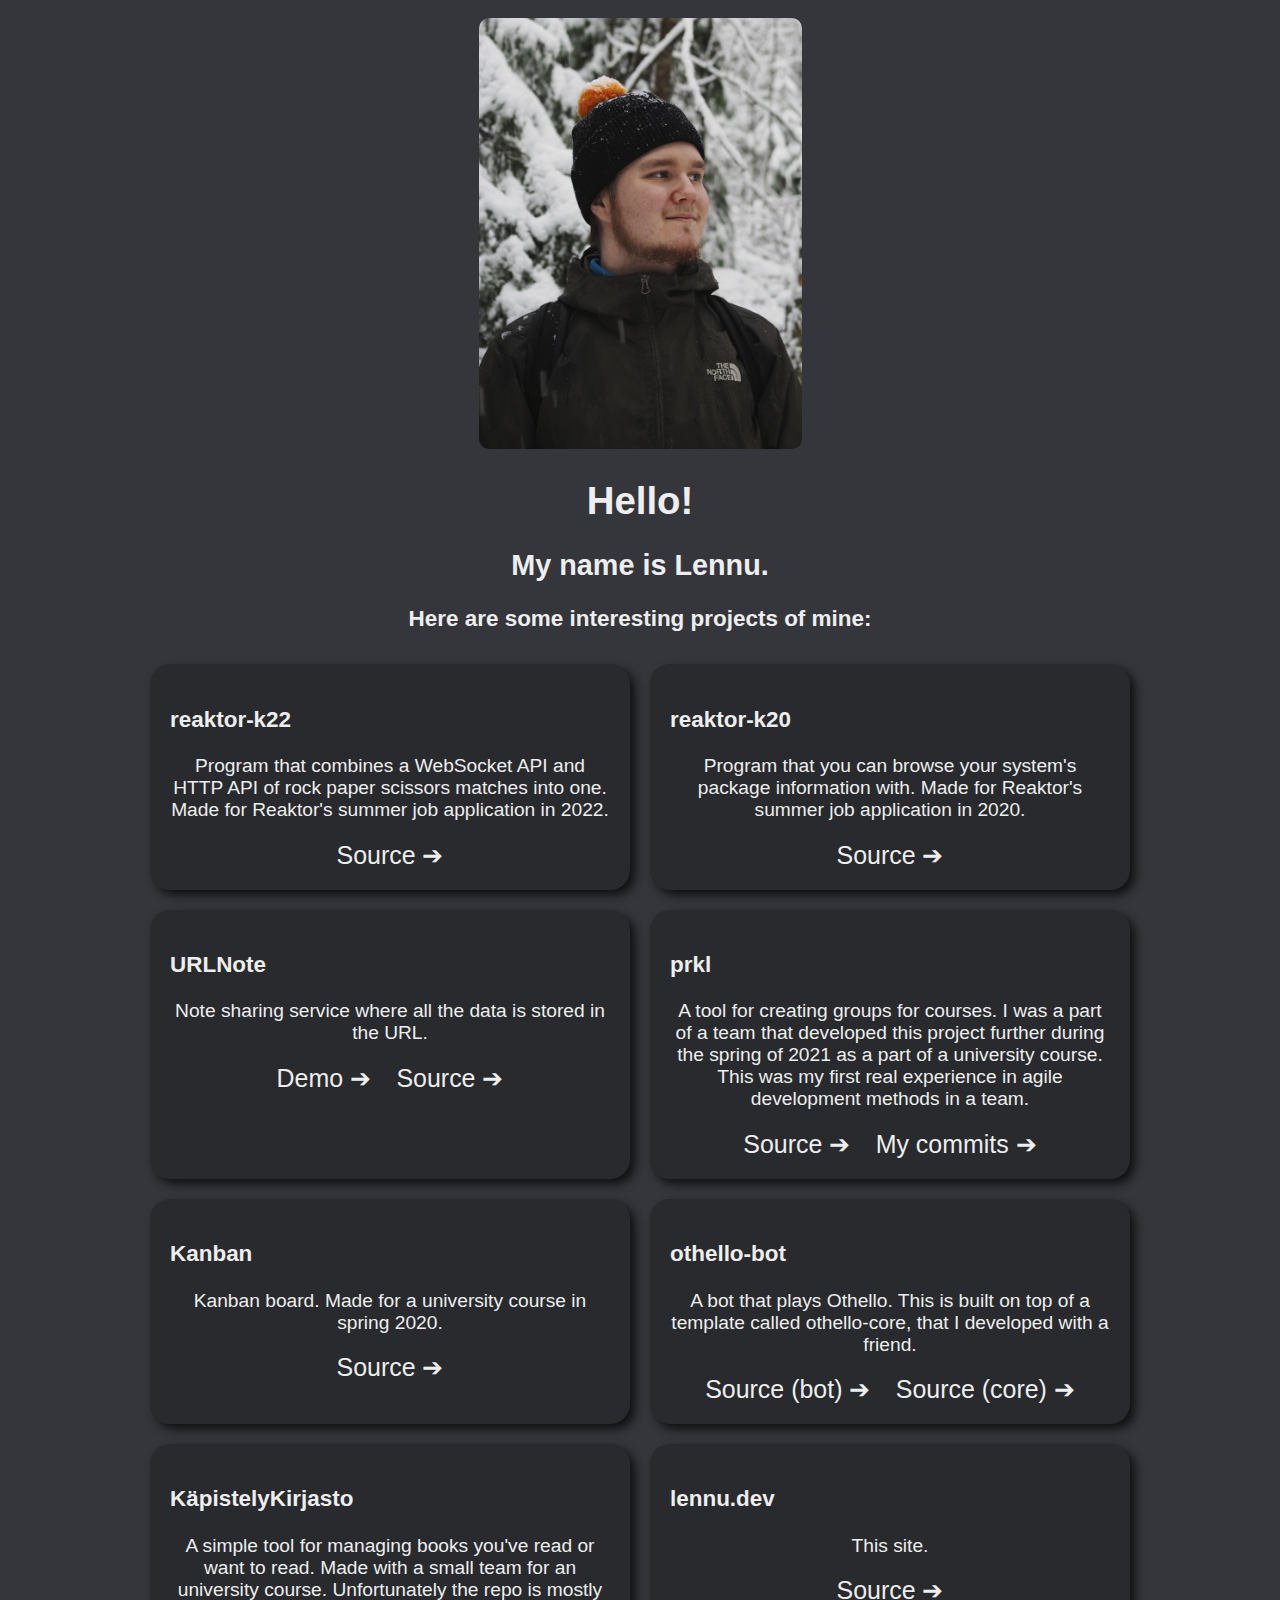
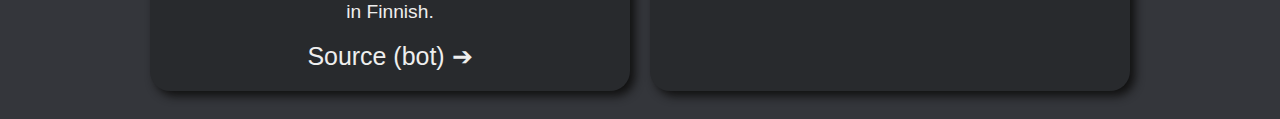
<file: index.html>
<!doctype html>

<html lang="en">

<head>
  <meta charset="utf-8">
  <meta name="viewport" content="width=device-width, initial-scale=1.0">
  <title>lennu.dev</title>
  <link rel="stylesheet" href="index.css">
</head>

<body>
  <div class="content">
    <img class="avatar" src="pic.jpg"></img>
    <h1>Hello!</h1>
    <h2>My name is Lennu.</h2>
    <h3>Here are some interesting projects of mine:</h3>

    <div class="cards">
      <div class="card">
        <div class="card-content">
          <h3 class="card-header">reaktor-k22</h3>
          <p>Program that combines a WebSocket API and HTTP API of rock paper scissors matches into one. Made for Reaktor's summer job application
            in 2022.</p>
          
          <a href="https://github.com/vuolen/reaktor-k22" class="card-link" target="_blank"><span>Source &#10132;</span></a>
        </div>
      </div>
      
      <div class="card">
        <div class="card-content">
          <h3 class="card-header">reaktor-k20</h3>
          <p>Program that you can browse your system's package information with. Made for Reaktor's summer job application
            in 2020.</p>
          
          <a href="https://github.com/vuolen/reaktor-k20" class="card-link" target="_blank"><span>Source &#10132;</span></a>
        </div>
      </div>
      
      <div class="card">
        <div class="card-content">
          <h3 class="card-header">URLNote</h3>
          <p>Note sharing service where all the data is stored in the URL.</p>
          
          <a href="/urlnote" class="card-link" target="_blank"><span>Demo &#10132;</span></a>
          <a href="https://github.com/vuolen/urlnote" class="card-link" target="_blank"><span>Source &#10132;</span></a>
        </div>
      </div>

      <div class="card">
        <div class="card-content">
          <h3 class="card-header">prkl</h3>
          <p>A tool for creating groups for courses. I was a part of a team that developed this project further during the spring of 2021 as a part of a university course. This was my first real experience in agile development methods in a team. </p>
          
          <a href="https://github.com/UniversityOfHelsinkiCS/prkl" class="card-link" target="_blank"><span>Source &#10132;</span></a>
          <a href="https://github.com/UniversityOfHelsinkiCS/prkl/commits?author=vuolen" class="card-link" target="_blank"><span>My commits &#10132;</span></a>
        </div>
      </div>
      
      <div class="card">
        <div class="card-content">
          <h3 class="card-header">Kanban</h3>
          <p>Kanban board. Made for a university course in spring 2020.</p>
          
          <a href="https://github.com/vuolen/tsoha-kanban" class="card-link" target="_blank"><span>Source &#10132;</span></a>
        </div>
      </div>

      <div class="card">
        <div class="card-content">
          <h3 class="card-header">othello-bot</h3>
          <p>A bot that plays Othello. This is built on top of a template called othello-core, that I developed with a friend.</p>
          
          <a href="https://github.com/vuolen/othello-bot" class="card-link" target="_blank"><span>Source (bot) &#10132;</span></a>
          <a href="https://github.com/vuolen/othello-core" class="card-link" target="_blank"><span>Source (core) &#10132;</span></a>
        </div>
      </div>

      <div class="card">
        <div class="card-content">
          <h3 class="card-header">KäpistelyKirjasto</h3>
          <p>A simple tool for managing books you've read or want to read. Made with a small team for an university course. Unfortunately the repo is mostly in Finnish.</p>
          
          <a href="https://github.com/korolainenriikka/ohtu_miniprojekti_2020" class="card-link" target="_blank"><span>Source (bot) &#10132;</span></a>
        </div>
      </div>

      <div class="card">
        <div class="card-content">
          <h3 class="card-header">lennu.dev</h3>
          <p> This site. </p>
          
          <a href="https://github.com/vuolen/vuolen.github.io" class="card-link" target="_blank"><span>Source &#10132;</span></a>
        </div>
      </div>
    </div>

  </div>
</body>

</html>
</file>
<file: index.css>
body {
  color: #eeeeee;
  background: #34363b;
  font-family: 'Helvetica', 'Arial', sans-serif;
  font-size: 1.2em;
}
.content {
  max-width: 60em;
  margin: auto;
  padding: 10px;
  text-align: center;
}
.avatar {
  max-width: 323px;
  width: 100%;
  height: auto;
  border-radius: 10px;
}
a {
  text-decoration: none;
  color: inherit;
}
.cards {
  display: flex;
  flex-direction: row;
  flex-wrap: wrap;
  justify-content: center;
}
.card {
  background-color: #282a2d;
  width: 25em;
  margin: 10px 10px;
  border-radius: 20px;
  box-shadow: 5px 5px 10px #111111;
  overflow: hidden;
}
.card-image {
  filter: brightness(90%);
  width: 100%;
}
.card-content {
  padding: 20px;
}
.card-header {
  text-align: left;
}
.card-link {
  margin: 0px 10px;
  transition: all 0.2s ease-in-out;
  display: inline-block;
  font-size: 1.3em;
}
.card-link:hover {
  transform: scale(1.1);
}
</file>
